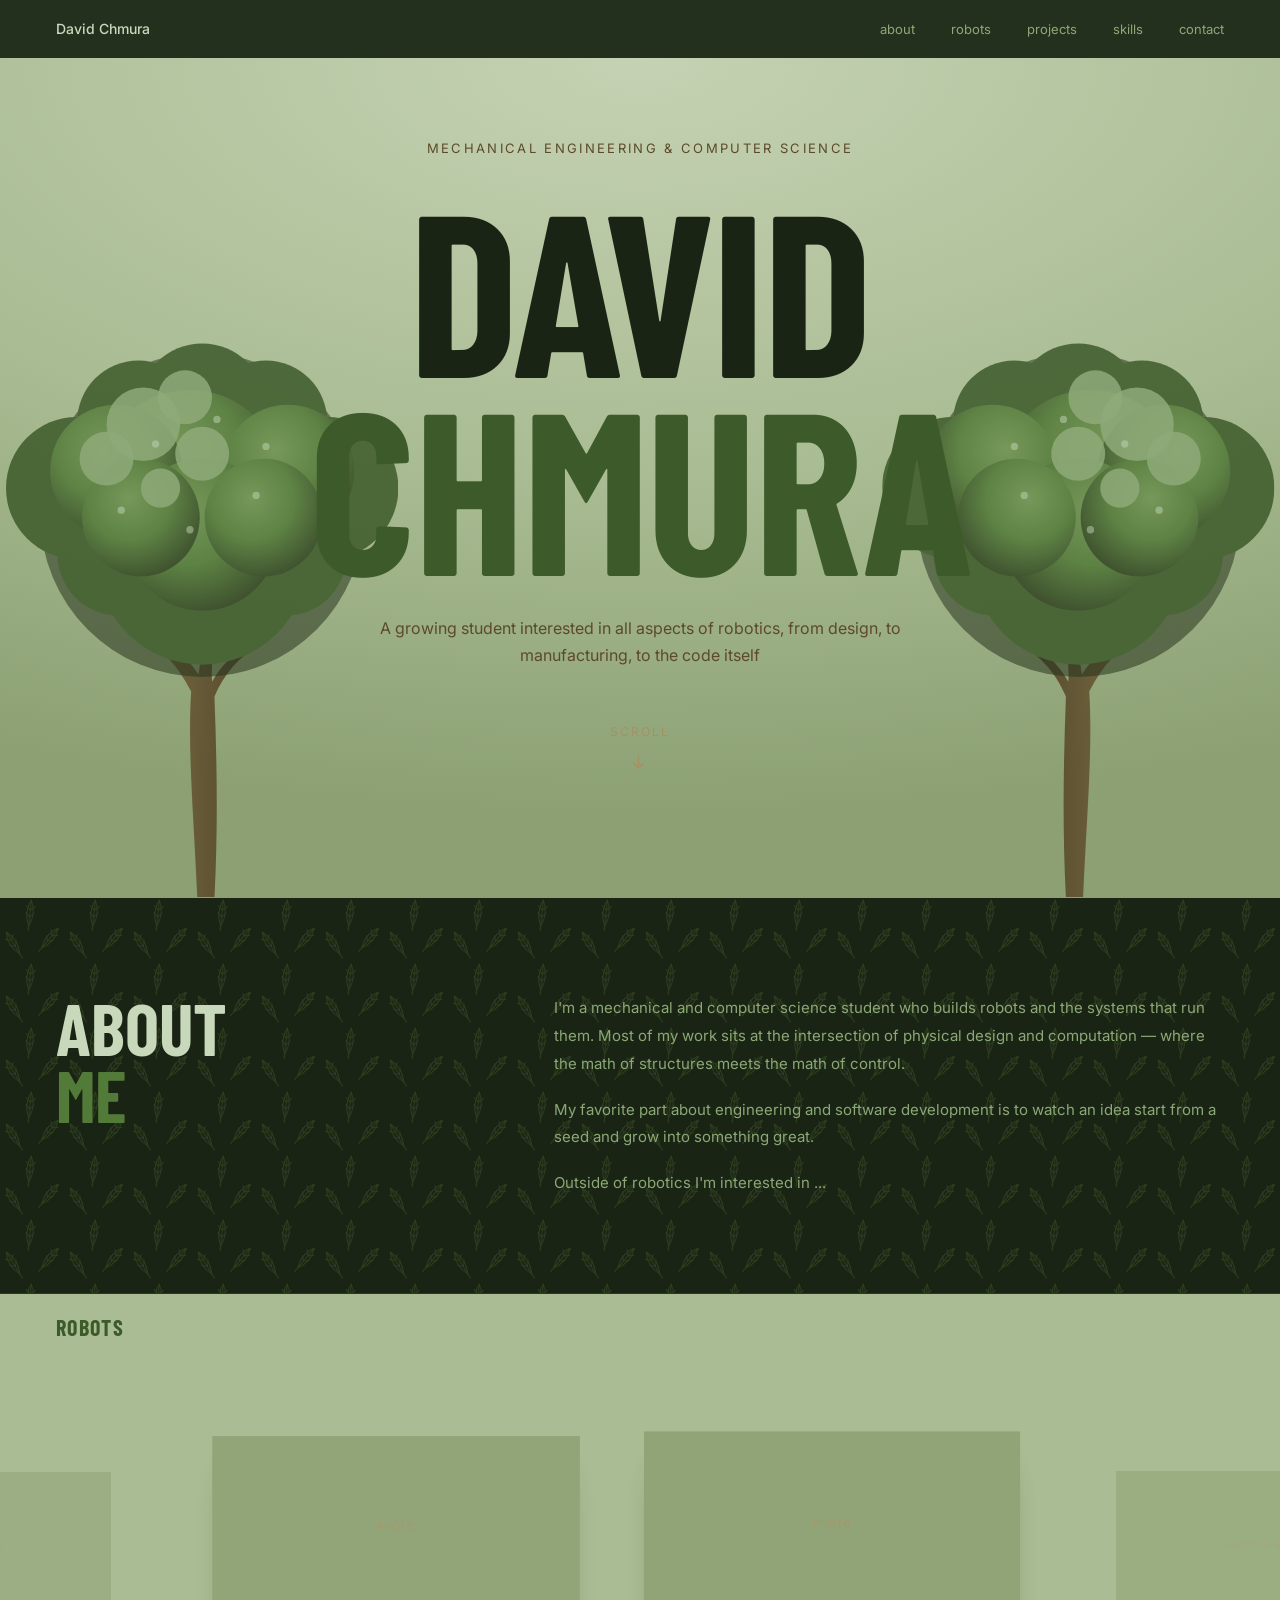
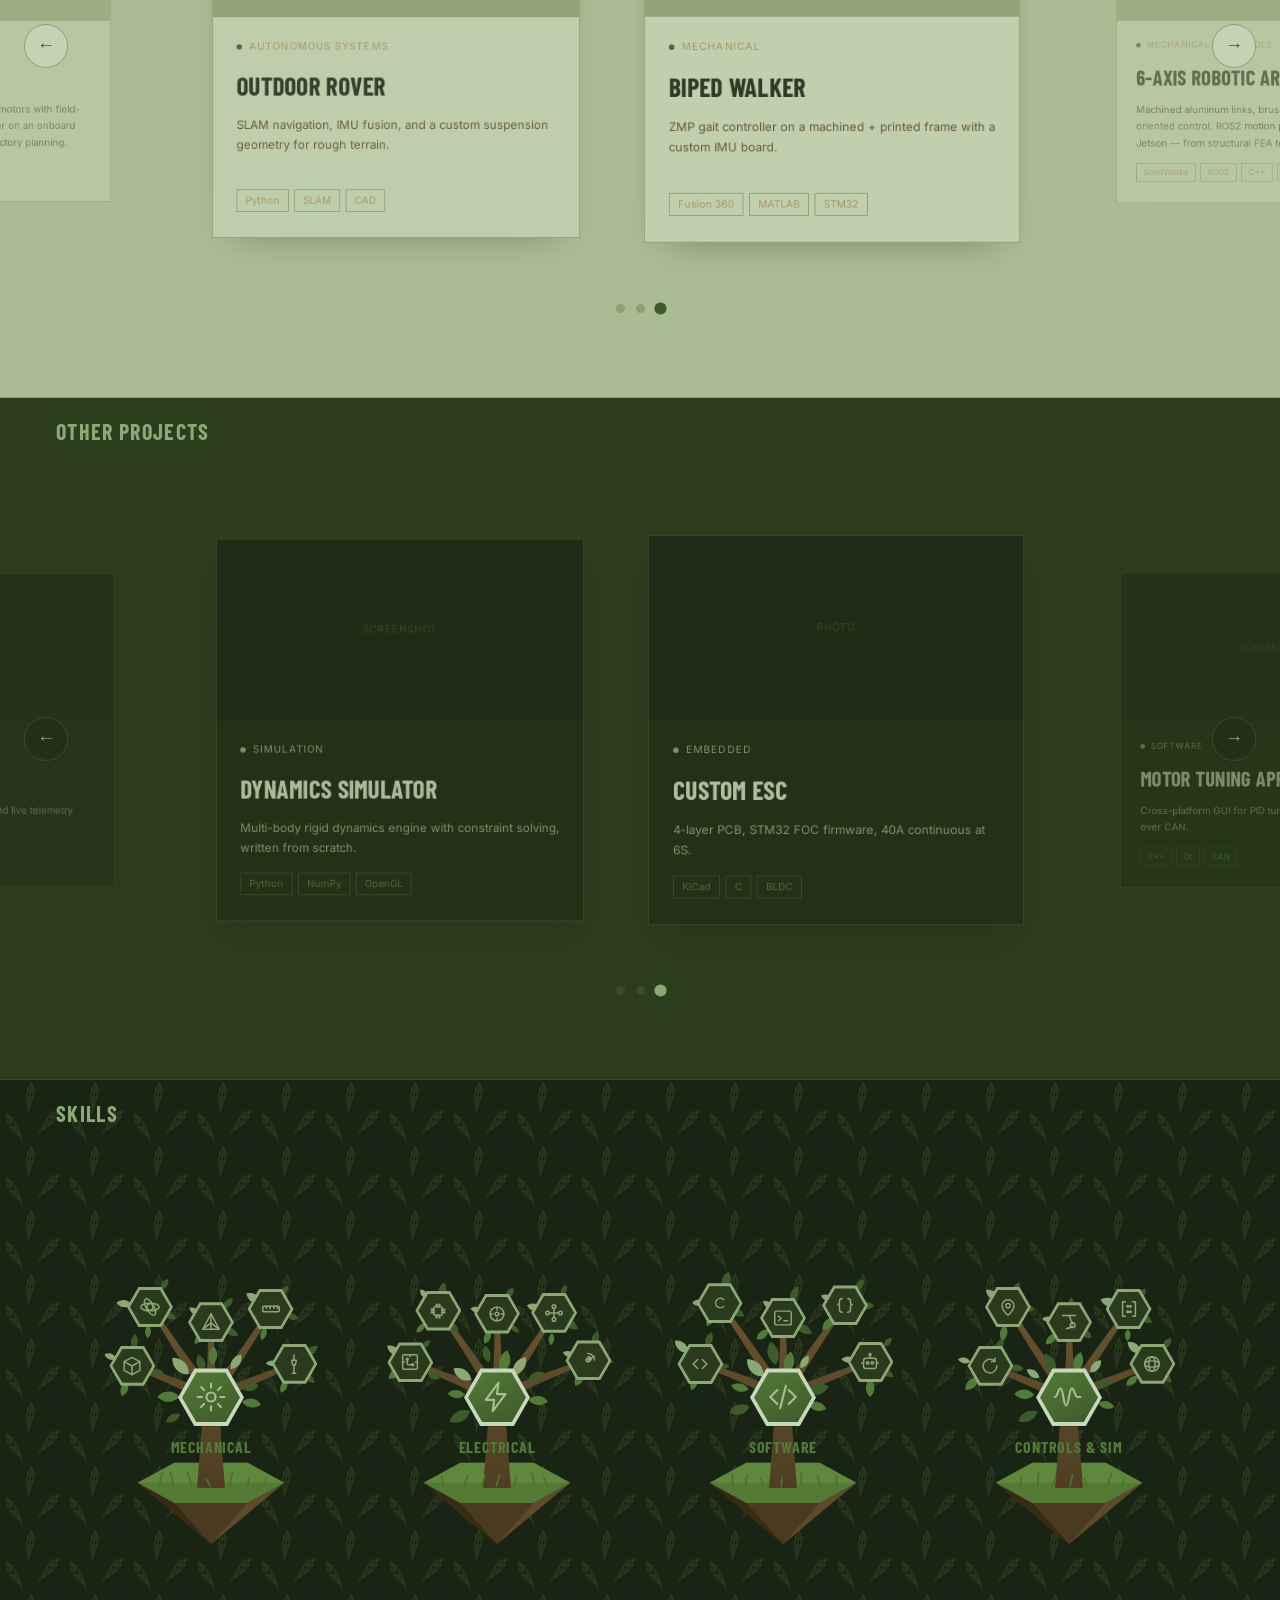
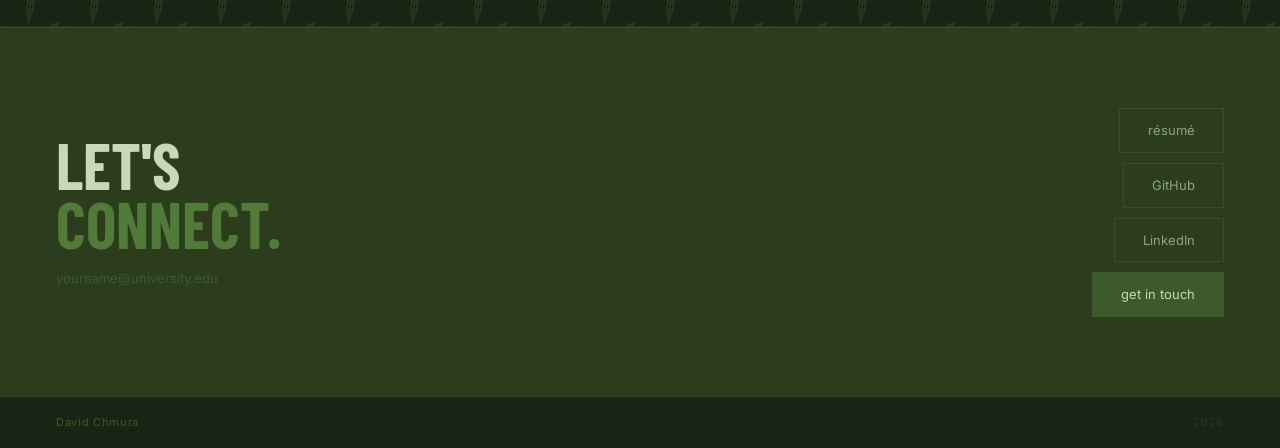
<file: index.html>
<!DOCTYPE html>
<html lang="en">
<head>
<meta charset="UTF-8">
<meta name="viewport" content="width=device-width, initial-scale=1.0">
<title>David Chmura</title>
<link rel="preconnect" href="https://fonts.googleapis.com">
<link href="https://fonts.googleapis.com/css2?family=Barlow+Condensed:wght@600;700&family=Inter:ital,wght@0,400;0,500;1,400&display=swap" rel="stylesheet">
<link rel="stylesheet" href="style.css">
</head>
<body>

<nav>
  <span class="nav-name">David Chmura</span>
  <div class="nav-links">
    <a href="#about">about</a>
    <a href="#robots">robots</a>
    <a href="#projects">projects</a>
    <a href="#skills">skills</a>
    <a href="#contact">contact</a>
  </div>
</nav>

<!-- HERO / HEADER — full first screen -->
<header class="hero">
  <svg class="hero-tree hero-tree-left" viewBox="0 0 320 520" aria-hidden="true">
    <use href="#hero-tree-art"/>
  </svg>
  <svg class="hero-tree hero-tree-right" viewBox="0 0 320 520" aria-hidden="true">
    <use href="#hero-tree-art"/>
  </svg>
  <svg width="0" height="0" style="position:absolute" aria-hidden="true">
    <defs>
      <radialGradient id="canopy-grad" cx="40%" cy="34%" r="72%">
        <stop offset="0" stop-color="#6f9352"/>
        <stop offset="0.5" stop-color="#527A38"/>
        <stop offset="1" stop-color="#2C3D1E"/>
      </radialGradient>
      <linearGradient id="bark-grad" x1="0" y1="0" x2="1" y2="0">
        <stop offset="0" stop-color="#7a6238"/>
        <stop offset="0.5" stop-color="#5C4A2A"/>
        <stop offset="1" stop-color="#41331d"/>
      </linearGradient>
      <g id="hero-tree-art">
        <!-- trunk + a few limbs reaching into the canopy -->
        <path class="tt-bark" d="M156 520 C 153 452 148 398 151 352 C 140 330 126 316 110 308 C 129 312 146 320 157 338 C 160 312 168 292 180 276 C 172 298 167 318 168 344 C 180 322 198 312 216 308 C 197 318 180 332 170 356 C 172 410 173 462 170 520 Z"/>
        <!-- soft shadow base -->
        <circle class="tt-shadow" cx="160" cy="208" r="132"/>
        <!-- darkest back clumps: wide, with a broad flatter crown -->
        <circle class="tt-c1" cx="58"  cy="186" r="58"/>
        <circle class="tt-c1" cx="262" cy="186" r="58"/>
        <circle class="tt-c1" cx="108" cy="132" r="50"/>
        <circle class="tt-c1" cx="160" cy="120" r="52"/>
        <circle class="tt-c1" cx="212" cy="132" r="50"/>
        <circle class="tt-c1" cx="160" cy="244" r="86"/>
        <circle class="tt-c1" cx="92"  cy="240" r="50"/>
        <circle class="tt-c1" cx="228" cy="240" r="50"/>
        <circle class="tt-c1" cx="34"  cy="204" r="26"/>
        <circle class="tt-c1" cx="286" cy="204" r="26"/>
        <!-- gradient-shaded mid body -->
        <circle class="tt-c2" cx="150" cy="182" r="76"/>
        <circle class="tt-c2" cx="90"  cy="172" r="54"/>
        <circle class="tt-c2" cx="230" cy="172" r="54"/>
        <circle class="tt-c2" cx="160" cy="224" r="62"/>
        <circle class="tt-c2" cx="110" cy="210" r="48"/>
        <circle class="tt-c2" cx="210" cy="210" r="48"/>
        <!-- highlights catching the light, upper-left -->
        <circle class="tt-c3" cx="112" cy="134" r="30"/>
        <circle class="tt-c3" cx="146" cy="112" r="22"/>
        <circle class="tt-c3" cx="82"  cy="162" r="22"/>
        <circle class="tt-c3" cx="160" cy="158" r="22"/>
        <circle class="tt-c3" cx="126" cy="186" r="16"/>
        <!-- fine leaf texture -->
        <circle class="tt-dot" cx="122" cy="150" r="3"/>
        <circle class="tt-dot" cx="172" cy="130" r="3"/>
        <circle class="tt-dot" cx="94"  cy="204" r="3"/>
        <circle class="tt-dot" cx="204" cy="192" r="3"/>
        <circle class="tt-dot" cx="150" cy="220" r="3"/>
        <circle class="tt-dot" cx="212" cy="152" r="3"/>
      </g>
    </defs>
  </svg>
  <div class="hero-inner">
    <div class="hero-kicker">Mechanical Engineering &amp; Computer Science</div>
    <h1 class="hero-name">David<br><em>Chmura</em></h1>
    <p class="hero-tagline">A growing student interested in all aspects of robotics, from design, to manufacturing, to the code itself</p>
    <a class="hero-cue" href="#about">scroll <span>&darr;</span></a>
  </div>
</header>

<!-- ABOUT ME -->
<section class="about-section leaf-bg" id="about">
  <div>
    <div class="about-heading">About<br><em>Me</em></div>
  </div>
  <div class="about-body">
    <p>I'm a mechanical and computer science student who builds robots and the systems that run them. Most of my work sits at the intersection of physical design and computation — where the math of structures meets the math of control.</p>
    <p>My favorite part about engineering and software development is to watch an idea start from a seed and grow into something great.</p>
    <p>Outside of robotics I'm interested in ...</p>
  </div>
</section>

<!-- ROBOTS CAROUSEL -->
<section class="carousel-section" id="robots">
  <span class="section-tag">Robots</span>
  <button class="car-arrow car-prev" data-car="robots" aria-label="Previous">&larr;</button>
  <button class="car-arrow car-next" data-car="robots" aria-label="Next">&rarr;</button>
  <div class="carousel" data-carousel="robots">
    <article class="card" role="link" tabindex="0" data-href="projects/robotic-arm.html">
      <div class="card-img"><span>photo or render</span></div>
      <div class="card-body">
        <div class="card-label"><span class="dot"></span>Mechanical + Controls</div>
        <h3 class="card-title">6-Axis Robotic Arm</h3>
        <p class="card-desc">Machined aluminum links, brushless motors with field-oriented control, ROS2 motion planner on an onboard Jetson — from structural FEA to trajectory planning.</p>
        <div class="card-tags"><span class="tag">SolidWorks</span><span class="tag">ROS2</span><span class="tag">C++</span><span class="tag">PCB</span></div>
      </div>
    </article>
    <article class="card" role="link" tabindex="0" data-href="projects/outdoor-rover.html">
      <div class="card-img"><span>photo</span></div>
      <div class="card-body">
        <div class="card-label"><span class="dot"></span>Autonomous systems</div>
        <h3 class="card-title">Outdoor Rover</h3>
        <p class="card-desc">SLAM navigation, IMU fusion, and a custom suspension geometry for rough terrain.</p>
        <div class="card-tags"><span class="tag">Python</span><span class="tag">SLAM</span><span class="tag">CAD</span></div>
      </div>
    </article>
    <article class="card" role="link" tabindex="0" data-href="projects/biped-walker.html">
      <div class="card-img"><span>photo</span></div>
      <div class="card-body">
        <div class="card-label"><span class="dot"></span>Mechanical</div>
        <h3 class="card-title">Biped Walker</h3>
        <p class="card-desc">ZMP gait controller on a machined + printed frame with a custom IMU board.</p>
        <div class="card-tags"><span class="tag">Fusion 360</span><span class="tag">MATLAB</span><span class="tag">STM32</span></div>
      </div>
    </article>
  </div>
</section>

<!-- OTHER (NON-ROBOT) PROJECTS CAROUSEL -->
<section class="carousel-section carousel-section-dark" id="projects">
  <span class="section-tag">Other projects</span>
  <button class="car-arrow car-prev" data-car="projects" aria-label="Previous">&larr;</button>
  <button class="car-arrow car-next" data-car="projects" aria-label="Next">&rarr;</button>
  <div class="carousel" data-carousel="projects" data-reverse>
    <article class="card card-dark" role="link" tabindex="0" data-href="projects/motor-tuning-app.html">
      <div class="card-img card-img-dark"><span>screenshot</span></div>
      <div class="card-body">
        <div class="card-label"><span class="dot"></span>Software</div>
        <h3 class="card-title">Motor Tuning App</h3>
        <p class="card-desc">Cross-platform GUI for PID tuning and live telemetry over CAN.</p>
        <div class="card-tags"><span class="tag">C++</span><span class="tag">Qt</span><span class="tag">CAN</span></div>
      </div>
    </article>
    <article class="card card-dark" role="link" tabindex="0" data-href="projects/dynamics-simulator.html">
      <div class="card-img card-img-dark"><span>screenshot</span></div>
      <div class="card-body">
        <div class="card-label"><span class="dot"></span>Simulation</div>
        <h3 class="card-title">Dynamics Simulator</h3>
        <p class="card-desc">Multi-body rigid dynamics engine with constraint solving, written from scratch.</p>
        <div class="card-tags"><span class="tag">Python</span><span class="tag">NumPy</span><span class="tag">OpenGL</span></div>
      </div>
    </article>
    <article class="card card-dark" role="link" tabindex="0" data-href="projects/custom-esc.html">
      <div class="card-img card-img-dark"><span>photo</span></div>
      <div class="card-body">
        <div class="card-label"><span class="dot"></span>Embedded</div>
        <h3 class="card-title">Custom ESC</h3>
        <p class="card-desc">4-layer PCB, STM32 FOC firmware, 40A continuous at 6S.</p>
        <div class="card-tags"><span class="tag">KiCad</span><span class="tag">C</span><span class="tag">BLDC</span></div>
      </div>
    </article>
  </div>
</section>

<!-- SKILLS -->
<section class="skills-section leaf-bg" id="skills">
  <span class="section-tag">Skills</span>
  <div class="skill-forest">

    <!-- one little tree per discipline; trunk + branches + foliage are drawn
         by main.js. They sit in a row and wrap/stack as the page narrows. -->
    <div class="mini-tree">
      <svg class="branches" viewBox="0 0 300 460" preserveAspectRatio="none" aria-hidden="true"></svg>
      <div class="hex hex-cat" style="left:50%;top:63%" role="img" aria-label="Mechanical"><span class="hex-shape"><svg class="hex-icon" viewBox="0 0 24 24"><use href="#ic-gear"/></svg></span><span class="cat-label">Mechanical</span></div>
      <div class="hex" tabindex="0" role="img" aria-label="SolidWorks" data-skill="SolidWorks" style="left:50%;top:40%"><span class="hex-shape"><svg class="hex-icon" viewBox="0 0 24 24"><use href="#ic-cube"/></svg></span></div>
      <div class="hex" tabindex="0" role="img" aria-label="Fusion 360" data-skill="Fusion 360" style="left:50%;top:40%"><span class="hex-shape"><svg class="hex-icon" viewBox="0 0 24 24"><use href="#ic-orbit"/></svg></span></div>
      <div class="hex" tabindex="0" role="img" aria-label="FEA" data-skill="FEA" style="left:50%;top:40%"><span class="hex-shape"><svg class="hex-icon" viewBox="0 0 24 24"><use href="#ic-mesh"/></svg></span></div>
      <div class="hex" tabindex="0" role="img" aria-label="GD&amp;T" data-skill="GD&amp;T" style="left:50%;top:40%"><span class="hex-shape"><svg class="hex-icon" viewBox="0 0 24 24"><use href="#ic-ruler"/></svg></span></div>
      <div class="hex" tabindex="0" role="img" aria-label="CNC machining" data-skill="CNC machining" style="left:50%;top:40%"><span class="hex-shape"><svg class="hex-icon" viewBox="0 0 24 24"><use href="#ic-mill"/></svg></span></div>
    </div>

    <div class="mini-tree">
      <svg class="branches" viewBox="0 0 300 460" preserveAspectRatio="none" aria-hidden="true"></svg>
      <div class="hex hex-cat" style="left:50%;top:63%" role="img" aria-label="Electrical"><span class="hex-shape"><svg class="hex-icon" viewBox="0 0 24 24"><use href="#ic-bolt"/></svg></span><span class="cat-label">Electrical</span></div>
      <div class="hex" tabindex="0" role="img" aria-label="KiCad / PCB" data-skill="KiCad / PCB" style="left:50%;top:40%"><span class="hex-shape"><svg class="hex-icon" viewBox="0 0 24 24"><use href="#ic-board"/></svg></span></div>
      <div class="hex" tabindex="0" role="img" aria-label="STM32" data-skill="STM32" style="left:50%;top:40%"><span class="hex-shape"><svg class="hex-icon" viewBox="0 0 24 24"><use href="#ic-chip"/></svg></span></div>
      <div class="hex" tabindex="0" role="img" aria-label="BLDC / FOC" data-skill="BLDC / FOC" style="left:50%;top:40%"><span class="hex-shape"><svg class="hex-icon" viewBox="0 0 24 24"><use href="#ic-motor"/></svg></span></div>
      <div class="hex" tabindex="0" role="img" aria-label="CAN bus" data-skill="CAN bus" style="left:50%;top:40%"><span class="hex-shape"><svg class="hex-icon" viewBox="0 0 24 24"><use href="#ic-network"/></svg></span></div>
      <div class="hex" tabindex="0" role="img" aria-label="Sensor fusion" data-skill="Sensor fusion" style="left:50%;top:40%"><span class="hex-shape"><svg class="hex-icon" viewBox="0 0 24 24"><use href="#ic-radar"/></svg></span></div>
    </div>

    <div class="mini-tree">
      <svg class="branches" viewBox="0 0 300 460" preserveAspectRatio="none" aria-hidden="true"></svg>
      <div class="hex hex-cat" style="left:50%;top:63%" role="img" aria-label="Software"><span class="hex-shape"><svg class="hex-icon" viewBox="0 0 24 24"><use href="#ic-code"/></svg></span><span class="cat-label">Software</span></div>
      <div class="hex" tabindex="0" role="img" aria-label="C++" data-skill="C++" style="left:50%;top:40%"><span class="hex-shape"><svg class="hex-icon" viewBox="0 0 24 24"><use href="#ic-cpp"/></svg></span></div>
      <div class="hex" tabindex="0" role="img" aria-label="C" data-skill="C" style="left:50%;top:40%"><span class="hex-shape"><svg class="hex-icon" viewBox="0 0 24 24"><use href="#ic-c"/></svg></span></div>
      <div class="hex" tabindex="0" role="img" aria-label="Python" data-skill="Python" style="left:50%;top:40%"><span class="hex-shape"><svg class="hex-icon" viewBox="0 0 24 24"><use href="#ic-terminal"/></svg></span></div>
      <div class="hex" tabindex="0" role="img" aria-label="TypeScript" data-skill="TypeScript" style="left:50%;top:40%"><span class="hex-shape"><svg class="hex-icon" viewBox="0 0 24 24"><use href="#ic-braces"/></svg></span></div>
      <div class="hex" tabindex="0" role="img" aria-label="ROS2" data-skill="ROS2" style="left:50%;top:40%"><span class="hex-shape"><svg class="hex-icon" viewBox="0 0 24 24"><use href="#ic-robot"/></svg></span></div>
    </div>

    <div class="mini-tree">
      <svg class="branches" viewBox="0 0 300 460" preserveAspectRatio="none" aria-hidden="true"></svg>
      <div class="hex hex-cat" style="left:50%;top:63%" role="img" aria-label="Controls and Simulation"><span class="hex-shape"><svg class="hex-icon" viewBox="0 0 24 24"><use href="#ic-wave"/></svg></span><span class="cat-label">Controls &amp; Sim</span></div>
      <div class="hex" tabindex="0" role="img" aria-label="PID / control loops" data-skill="PID / control loops" style="left:50%;top:40%"><span class="hex-shape"><svg class="hex-icon" viewBox="0 0 24 24"><use href="#ic-loop"/></svg></span></div>
      <div class="hex" tabindex="0" role="img" aria-label="SLAM" data-skill="SLAM" style="left:50%;top:40%"><span class="hex-shape"><svg class="hex-icon" viewBox="0 0 24 24"><use href="#ic-pin"/></svg></span></div>
      <div class="hex" tabindex="0" role="img" aria-label="Rigid-body dynamics" data-skill="Rigid-body dynamics" style="left:50%;top:40%"><span class="hex-shape"><svg class="hex-icon" viewBox="0 0 24 24"><use href="#ic-pendulum"/></svg></span></div>
      <div class="hex" tabindex="0" role="img" aria-label="MATLAB" data-skill="MATLAB" style="left:50%;top:40%"><span class="hex-shape"><svg class="hex-icon" viewBox="0 0 24 24"><use href="#ic-matrix"/></svg></span></div>
      <div class="hex" tabindex="0" role="img" aria-label="OpenGL / CUDA" data-skill="OpenGL / CUDA" style="left:50%;top:40%"><span class="hex-shape"><svg class="hex-icon" viewBox="0 0 24 24"><use href="#ic-globe"/></svg></span></div>
    </div>
  </div>

  <!-- icon definitions (line glyphs, stroked with currentColor) -->
  <svg width="0" height="0" style="position:absolute" aria-hidden="true">
    <defs>
      <!-- category icons -->
      <symbol id="ic-gear" viewBox="0 0 24 24" fill="none" stroke="currentColor"><circle cx="12" cy="12" r="3.2"/><path d="M12 2.5v3M12 18.5v3M2.5 12h3M18.5 12h3M5 5l2.1 2.1M16.9 16.9 19 19M19 5l-2.1 2.1M7.1 16.9 5 19"/></symbol>
      <symbol id="ic-bolt" viewBox="0 0 24 24" fill="none" stroke="currentColor"><path d="M13 2 4 14h6l-1 8 9-12h-6z"/></symbol>
      <symbol id="ic-code" viewBox="0 0 24 24" fill="none" stroke="currentColor"><path d="M8 7l-5 5 5 5M16 7l5 5-5 5M14 4l-4 16"/></symbol>
      <symbol id="ic-wave" viewBox="0 0 24 24" fill="none" stroke="currentColor"><path d="M2 12c2 0 2-6 4-6s2 12 4 12 2-12 4-12 2 6 4 6h2"/></symbol>
      <!-- skill icons -->
      <symbol id="ic-cube" viewBox="0 0 24 24" fill="none" stroke="currentColor"><path d="M12 2.5l8.5 4.75v9.5L12 21.5 3.5 16.75v-9.5z"/><path d="M3.5 7.25 12 12l8.5-4.75M12 12v9.5"/></symbol>
      <symbol id="ic-orbit" viewBox="0 0 24 24" fill="none" stroke="currentColor"><circle cx="12" cy="12" r="3.4"/><ellipse cx="12" cy="12" rx="10" ry="4.2"/><ellipse cx="12" cy="12" rx="10" ry="4.2" transform="rotate(60 12 12)"/></symbol>
      <symbol id="ic-mesh" viewBox="0 0 24 24" fill="none" stroke="currentColor"><path d="M12 3 21 20H3z"/><path d="M12 3v17M3 20l9-7 9 7"/></symbol>
      <symbol id="ic-ruler" viewBox="0 0 24 24" fill="none" stroke="currentColor"><rect x="3" y="9" width="18" height="6" rx="1"/><path d="M7 9v2.5M11 9v3M15 9v2.5M19 9v2.5"/></symbol>
      <symbol id="ic-mill" viewBox="0 0 24 24" fill="none" stroke="currentColor"><path d="M12 2v6"/><path d="M9.5 8h5l-1 5h-3z"/><path d="M12 13v9M10 22h4"/></symbol>
      <symbol id="ic-board" viewBox="0 0 24 24" fill="none" stroke="currentColor"><rect x="4" y="4" width="16" height="16" rx="1.5"/><circle cx="9" cy="9" r="1.1"/><circle cx="15" cy="15" r="1.1"/><path d="M9 10.1v3.4a1.5 1.5 0 0 0 1.5 1.5H14M4 12h2M18 12h2M12 4v2"/></symbol>
      <symbol id="ic-chip" viewBox="0 0 24 24" fill="none" stroke="currentColor"><rect x="7.5" y="7.5" width="9" height="9" rx="1"/><path d="M10 7.5V4.5M12 7.5V4.5M14 7.5V4.5M10 16.5v3M12 16.5v3M14 16.5v3M7.5 10H4.5M7.5 12H4.5M7.5 14H4.5M16.5 10h3M16.5 12h3M16.5 14h3"/></symbol>
      <symbol id="ic-motor" viewBox="0 0 24 24" fill="none" stroke="currentColor"><circle cx="12" cy="12" r="7.5"/><circle cx="12" cy="12" r="2"/><path d="M12 4.5v3M12 16.5v3M4.5 12h3M16.5 12h3"/></symbol>
      <symbol id="ic-network" viewBox="0 0 24 24" fill="none" stroke="currentColor"><circle cx="5" cy="12" r="2"/><circle cx="19" cy="12" r="2"/><circle cx="12" cy="5" r="2"/><circle cx="12" cy="19" r="2"/><path d="M7 12h10M12 7v10"/></symbol>
      <symbol id="ic-radar" viewBox="0 0 24 24" fill="none" stroke="currentColor"><circle cx="12" cy="12" r="2"/><path d="M12 12l7-4"/><path d="M12 5a7 7 0 0 1 7 7"/><path d="M12 8.5a3.5 3.5 0 0 1 3.5 3.5"/></symbol>
      <symbol id="ic-cpp" viewBox="0 0 24 24" fill="none" stroke="currentColor"><path d="M9.5 7 4.5 12l5 5M14.5 7l5 5-5 5"/></symbol>
      <symbol id="ic-c" viewBox="0 0 24 24" fill="none" stroke="currentColor"><path d="M16 8.2a5.2 5.2 0 1 0 0 7.6"/></symbol>
      <symbol id="ic-terminal" viewBox="0 0 24 24" fill="none" stroke="currentColor"><rect x="3" y="4.5" width="18" height="15" rx="2"/><path d="M7 10l3 2.5-3 2.5M13 15h4"/></symbol>
      <symbol id="ic-braces" viewBox="0 0 24 24" fill="none" stroke="currentColor"><path d="M9 5a3 3 0 0 0-3 3v1.4a2 2 0 0 1-2 2 2 2 0 0 1 2 2V17a3 3 0 0 0 3 3"/><path d="M15 5a3 3 0 0 1 3 3v1.4a2 2 0 0 0 2 2 2 2 0 0 0-2 2V17a3 3 0 0 1-3 3"/></symbol>
      <symbol id="ic-robot" viewBox="0 0 24 24" fill="none" stroke="currentColor"><rect x="5" y="8" width="14" height="11" rx="2.5"/><circle cx="9.5" cy="13" r="1.3"/><circle cx="14.5" cy="13" r="1.3"/><path d="M12 4.6V8M5 13H3M21 13h-2"/><circle cx="12" cy="3.8" r="1.1"/></symbol>
      <symbol id="ic-loop" viewBox="0 0 24 24" fill="none" stroke="currentColor"><path d="M19.5 12a7.5 7.5 0 1 1-2.2-5.3"/><path d="M17.3 3.2v3.8h-3.8"/></symbol>
      <symbol id="ic-pin" viewBox="0 0 24 24" fill="none" stroke="currentColor"><path d="M12 21s6.5-6 6.5-10.5a6.5 6.5 0 1 0-13 0C5.5 15 12 21 12 21z"/><circle cx="12" cy="10.5" r="2.3"/></symbol>
      <symbol id="ic-pendulum" viewBox="0 0 24 24" fill="none" stroke="currentColor"><path d="M5 5h14M12 5l4 9"/><circle cx="16" cy="15.5" r="2.6"/><path d="M9 19a9 9 0 0 0 6.5-2.5"/></symbol>
      <symbol id="ic-matrix" viewBox="0 0 24 24" fill="none" stroke="currentColor"><path d="M8 4H5v16h3M16 4h3v16h-3"/><circle cx="10.5" cy="9" r="0.9"/><circle cx="13.5" cy="9" r="0.9"/><circle cx="10.5" cy="15" r="0.9"/><circle cx="13.5" cy="15" r="0.9"/></symbol>
      <symbol id="ic-globe" viewBox="0 0 24 24" fill="none" stroke="currentColor"><circle cx="12" cy="12" r="8"/><ellipse cx="12" cy="12" rx="8" ry="3.4"/><ellipse cx="12" cy="12" rx="3.4" ry="8"/></symbol>
    </defs>
  </svg>
</section>

<!-- CONTACT / CONNECTIONS -->
<section class="contact-section" id="contact">
  <div>
    <div class="contact-heading">Let's<br><em>connect.</em></div>
    <div class="contact-meta">yourname@university.edu</div>
  </div>
  <div class="contact-btns">
    <a class="cbtn" href="#">résumé</a>
    <a class="cbtn" href="https://github.com/yourname">GitHub</a>
    <a class="cbtn" href="https://linkedin.com/in/yourname">LinkedIn</a>
    <a class="cbtn cbtn-primary" href="mailto:yourname@university.edu">get in touch</a>
  </div>
</section>

<footer>
  <span class="lit">David Chmura</span>
  <span>2026</span>
</footer>

<script src="main.js"></script>
</body>
</html>
</file>
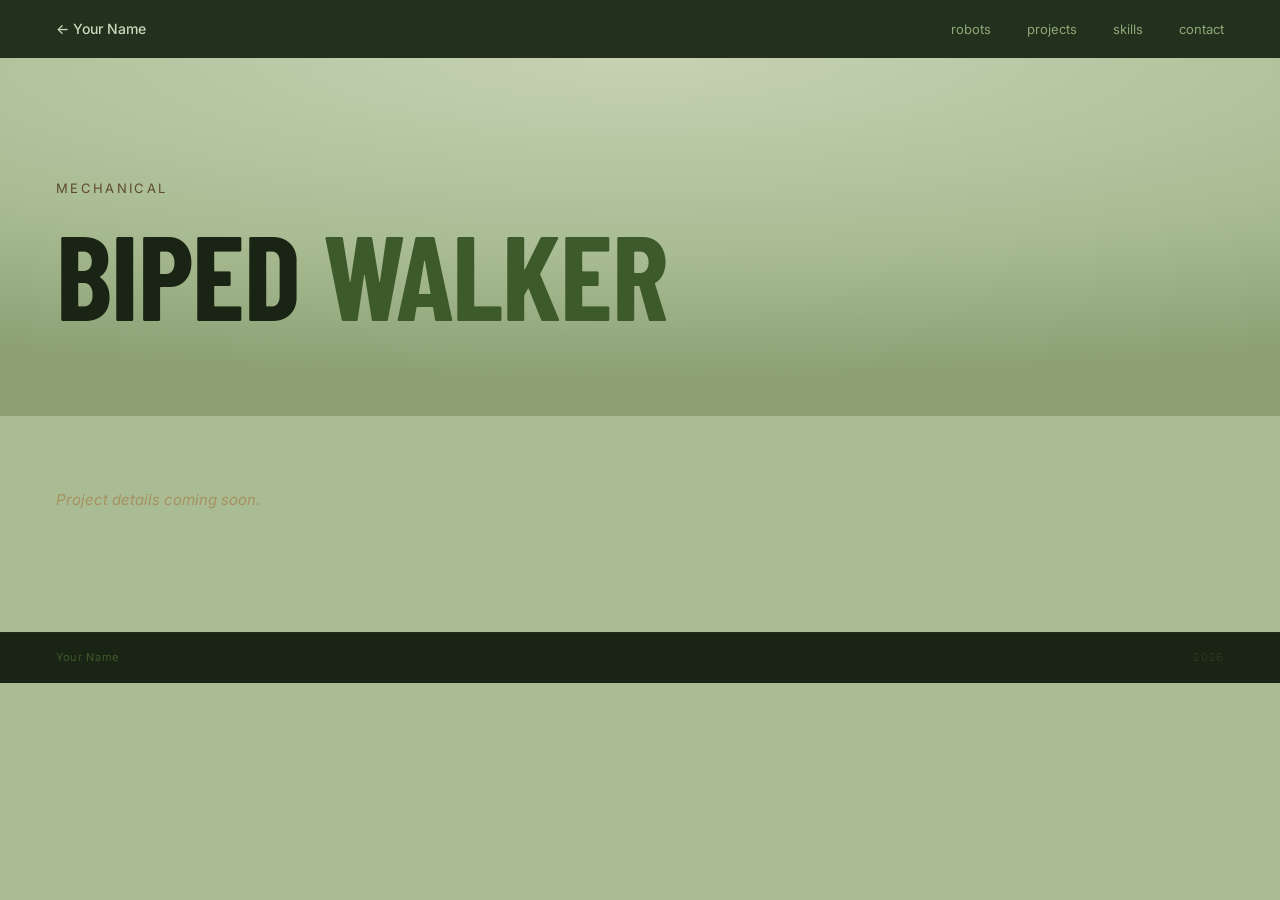
<file: projects/biped-walker.html>
<!DOCTYPE html>
<html lang="en">
<head>
<meta charset="UTF-8">
<meta name="viewport" content="width=device-width, initial-scale=1.0">
<title>Biped Walker — Your Name</title>
<link rel="preconnect" href="https://fonts.googleapis.com">
<link href="https://fonts.googleapis.com/css2?family=Barlow+Condensed:wght@600;700&family=Inter:ital,wght@0,400;0,500;1,400&display=swap" rel="stylesheet">
<link rel="stylesheet" href="../style.css">
</head>
<body>

<nav>
  <a class="nav-name" href="../index.html">&larr; Your Name</a>
  <div class="nav-links">
    <a href="../index.html#robots">robots</a>
    <a href="../index.html#projects">projects</a>
    <a href="../index.html#skills">skills</a>
    <a href="../index.html#contact">contact</a>
  </div>
</nav>

<header class="project-hero">
  <div class="hero-kicker">Mechanical</div>
  <h1 class="project-title">Biped <em>Walker</em></h1>
</header>

<main class="project-body">
  <!-- Add project details here -->
  <p class="project-placeholder">Project details coming soon.</p>
</main>

<footer>
  <span class="lit">Your Name</span>
  <span>2026</span>
</footer>

</body>
</html>
</file>
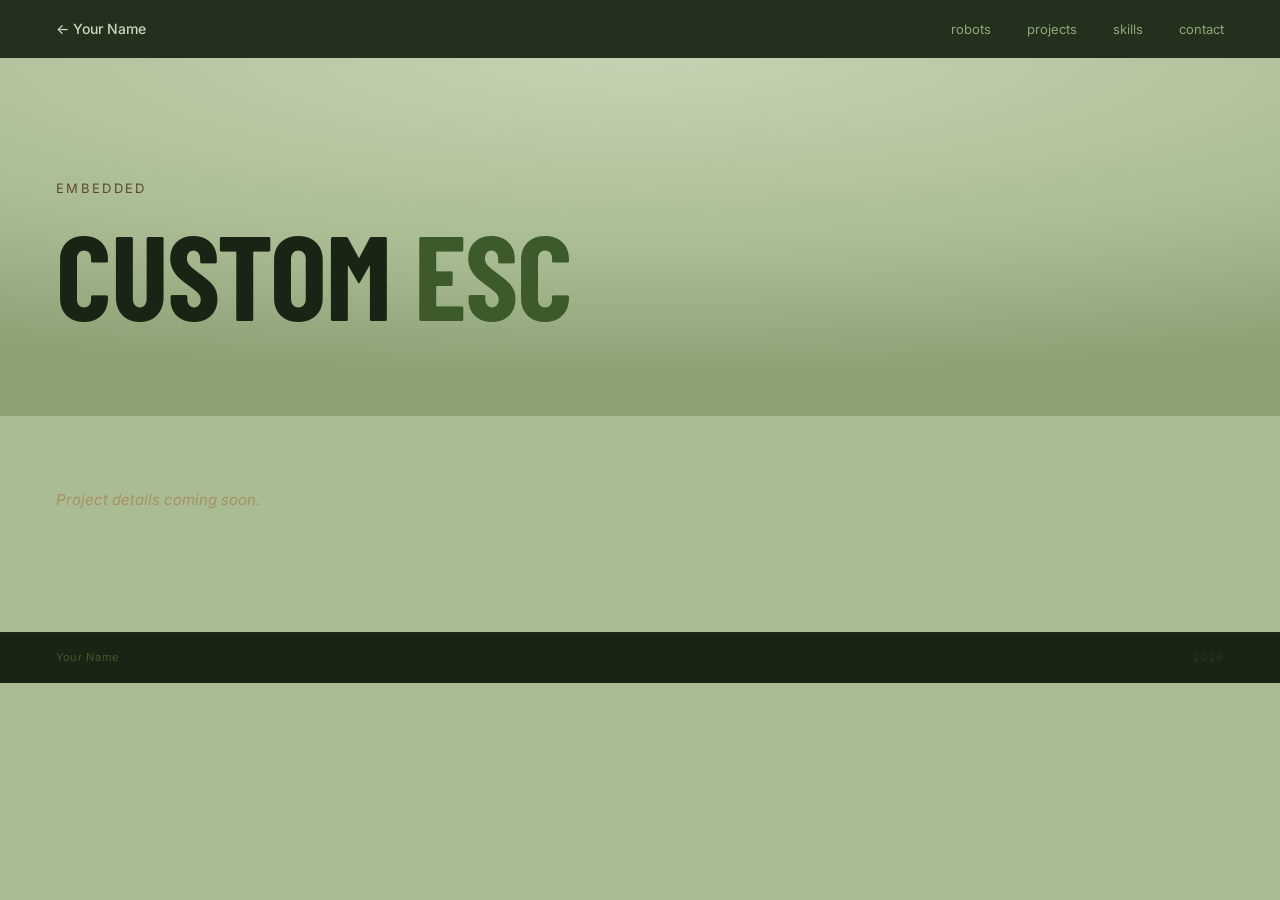
<file: projects/custom-esc.html>
<!DOCTYPE html>
<html lang="en">
<head>
<meta charset="UTF-8">
<meta name="viewport" content="width=device-width, initial-scale=1.0">
<title>Custom ESC — Your Name</title>
<link rel="preconnect" href="https://fonts.googleapis.com">
<link href="https://fonts.googleapis.com/css2?family=Barlow+Condensed:wght@600;700&family=Inter:ital,wght@0,400;0,500;1,400&display=swap" rel="stylesheet">
<link rel="stylesheet" href="../style.css">
</head>
<body>

<nav>
  <a class="nav-name" href="../index.html">&larr; Your Name</a>
  <div class="nav-links">
    <a href="../index.html#robots">robots</a>
    <a href="../index.html#projects">projects</a>
    <a href="../index.html#skills">skills</a>
    <a href="../index.html#contact">contact</a>
  </div>
</nav>

<header class="project-hero">
  <div class="hero-kicker">Embedded</div>
  <h1 class="project-title">Custom <em>ESC</em></h1>
</header>

<main class="project-body">
  <!-- Add project details here -->
  <p class="project-placeholder">Project details coming soon.</p>
</main>

<footer>
  <span class="lit">Your Name</span>
  <span>2026</span>
</footer>

</body>
</html>
</file>
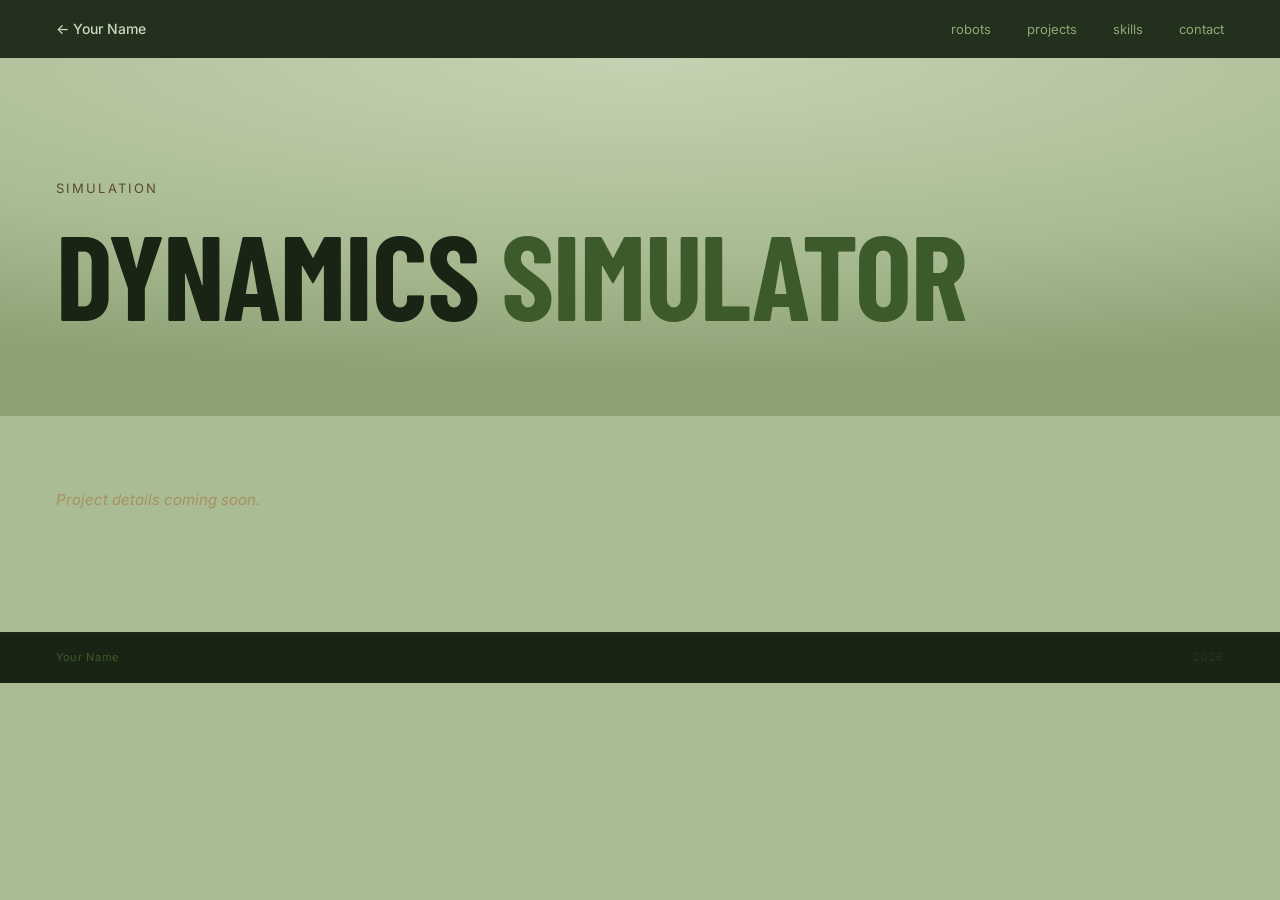
<file: projects/dynamics-simulator.html>
<!DOCTYPE html>
<html lang="en">
<head>
<meta charset="UTF-8">
<meta name="viewport" content="width=device-width, initial-scale=1.0">
<title>Dynamics Simulator — Your Name</title>
<link rel="preconnect" href="https://fonts.googleapis.com">
<link href="https://fonts.googleapis.com/css2?family=Barlow+Condensed:wght@600;700&family=Inter:ital,wght@0,400;0,500;1,400&display=swap" rel="stylesheet">
<link rel="stylesheet" href="../style.css">
</head>
<body>

<nav>
  <a class="nav-name" href="../index.html">&larr; Your Name</a>
  <div class="nav-links">
    <a href="../index.html#robots">robots</a>
    <a href="../index.html#projects">projects</a>
    <a href="../index.html#skills">skills</a>
    <a href="../index.html#contact">contact</a>
  </div>
</nav>

<header class="project-hero">
  <div class="hero-kicker">Simulation</div>
  <h1 class="project-title">Dynamics <em>Simulator</em></h1>
</header>

<main class="project-body">
  <!-- Add project details here -->
  <p class="project-placeholder">Project details coming soon.</p>
</main>

<footer>
  <span class="lit">Your Name</span>
  <span>2026</span>
</footer>

</body>
</html>
</file>
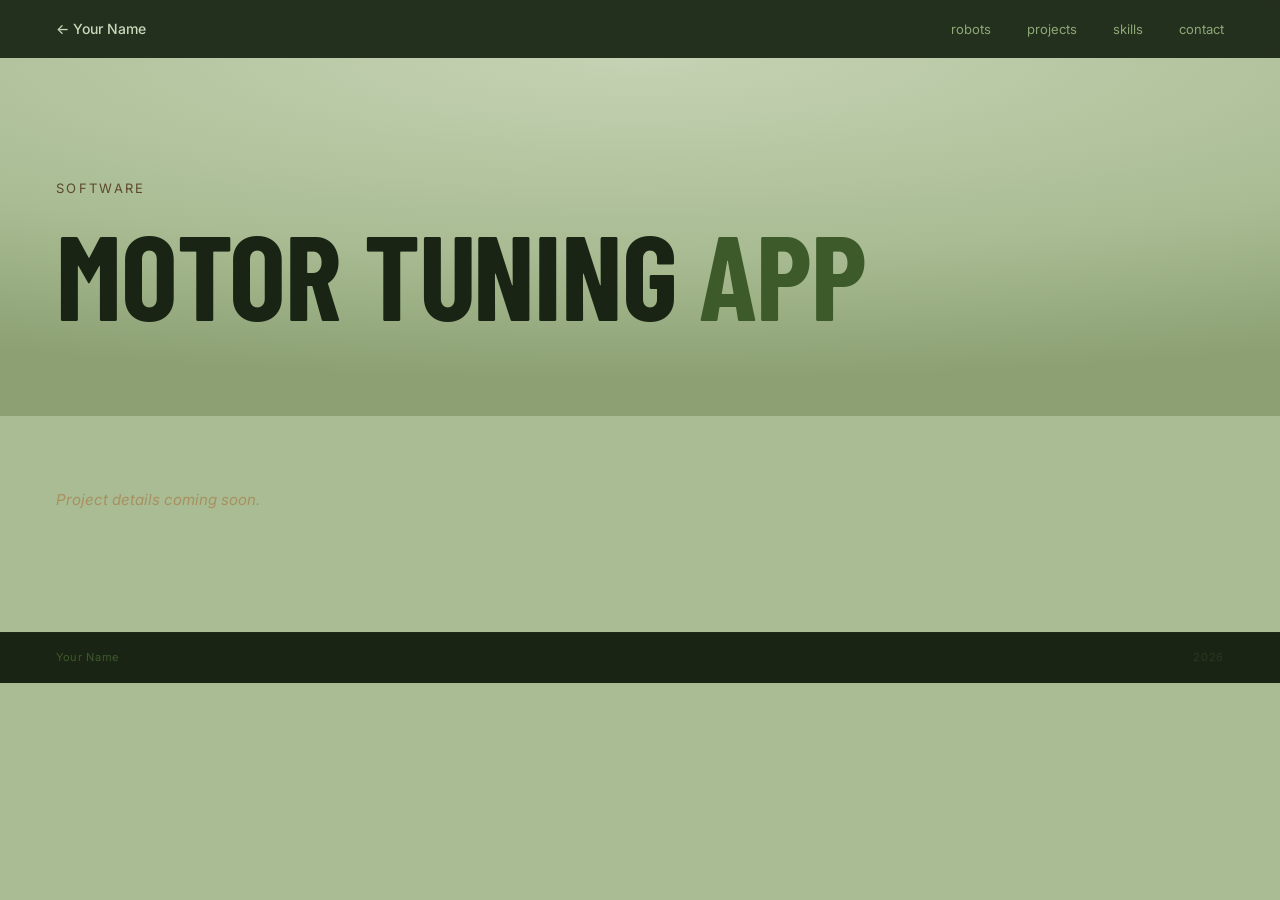
<file: projects/motor-tuning-app.html>
<!DOCTYPE html>
<html lang="en">
<head>
<meta charset="UTF-8">
<meta name="viewport" content="width=device-width, initial-scale=1.0">
<title>Motor Tuning App — Your Name</title>
<link rel="preconnect" href="https://fonts.googleapis.com">
<link href="https://fonts.googleapis.com/css2?family=Barlow+Condensed:wght@600;700&family=Inter:ital,wght@0,400;0,500;1,400&display=swap" rel="stylesheet">
<link rel="stylesheet" href="../style.css">
</head>
<body>

<nav>
  <a class="nav-name" href="../index.html">&larr; Your Name</a>
  <div class="nav-links">
    <a href="../index.html#robots">robots</a>
    <a href="../index.html#projects">projects</a>
    <a href="../index.html#skills">skills</a>
    <a href="../index.html#contact">contact</a>
  </div>
</nav>

<header class="project-hero">
  <div class="hero-kicker">Software</div>
  <h1 class="project-title">Motor Tuning <em>App</em></h1>
</header>

<main class="project-body">
  <!-- Add project details here -->
  <p class="project-placeholder">Project details coming soon.</p>
</main>

<footer>
  <span class="lit">Your Name</span>
  <span>2026</span>
</footer>

</body>
</html>
</file>
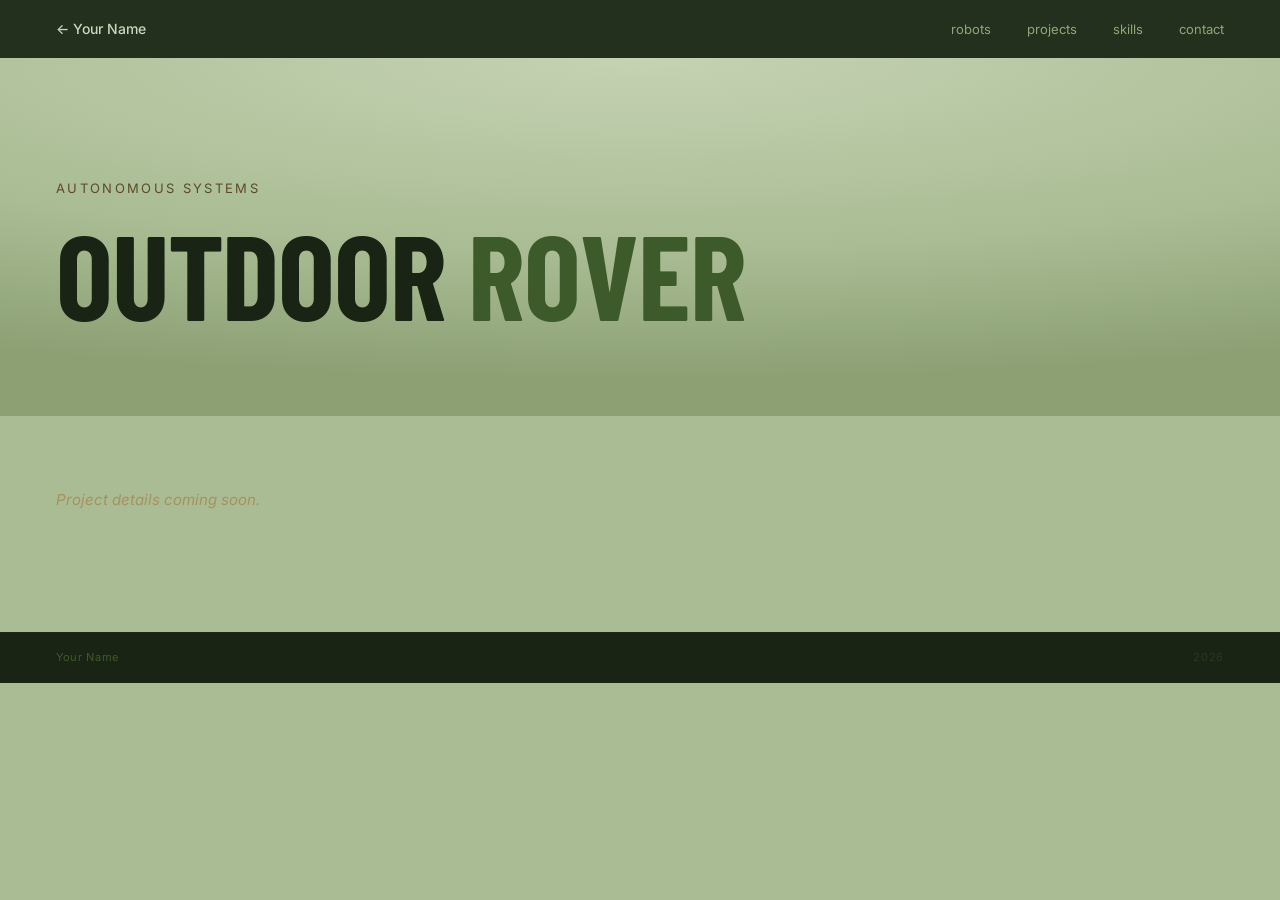
<file: projects/outdoor-rover.html>
<!DOCTYPE html>
<html lang="en">
<head>
<meta charset="UTF-8">
<meta name="viewport" content="width=device-width, initial-scale=1.0">
<title>Outdoor Rover — Your Name</title>
<link rel="preconnect" href="https://fonts.googleapis.com">
<link href="https://fonts.googleapis.com/css2?family=Barlow+Condensed:wght@600;700&family=Inter:ital,wght@0,400;0,500;1,400&display=swap" rel="stylesheet">
<link rel="stylesheet" href="../style.css">
</head>
<body>

<nav>
  <a class="nav-name" href="../index.html">&larr; Your Name</a>
  <div class="nav-links">
    <a href="../index.html#robots">robots</a>
    <a href="../index.html#projects">projects</a>
    <a href="../index.html#skills">skills</a>
    <a href="../index.html#contact">contact</a>
  </div>
</nav>

<header class="project-hero">
  <div class="hero-kicker">Autonomous systems</div>
  <h1 class="project-title">Outdoor <em>Rover</em></h1>
</header>

<main class="project-body">
  <!-- Add project details here -->
  <p class="project-placeholder">Project details coming soon.</p>
</main>

<footer>
  <span class="lit">Your Name</span>
  <span>2026</span>
</footer>

</body>
</html>
</file>
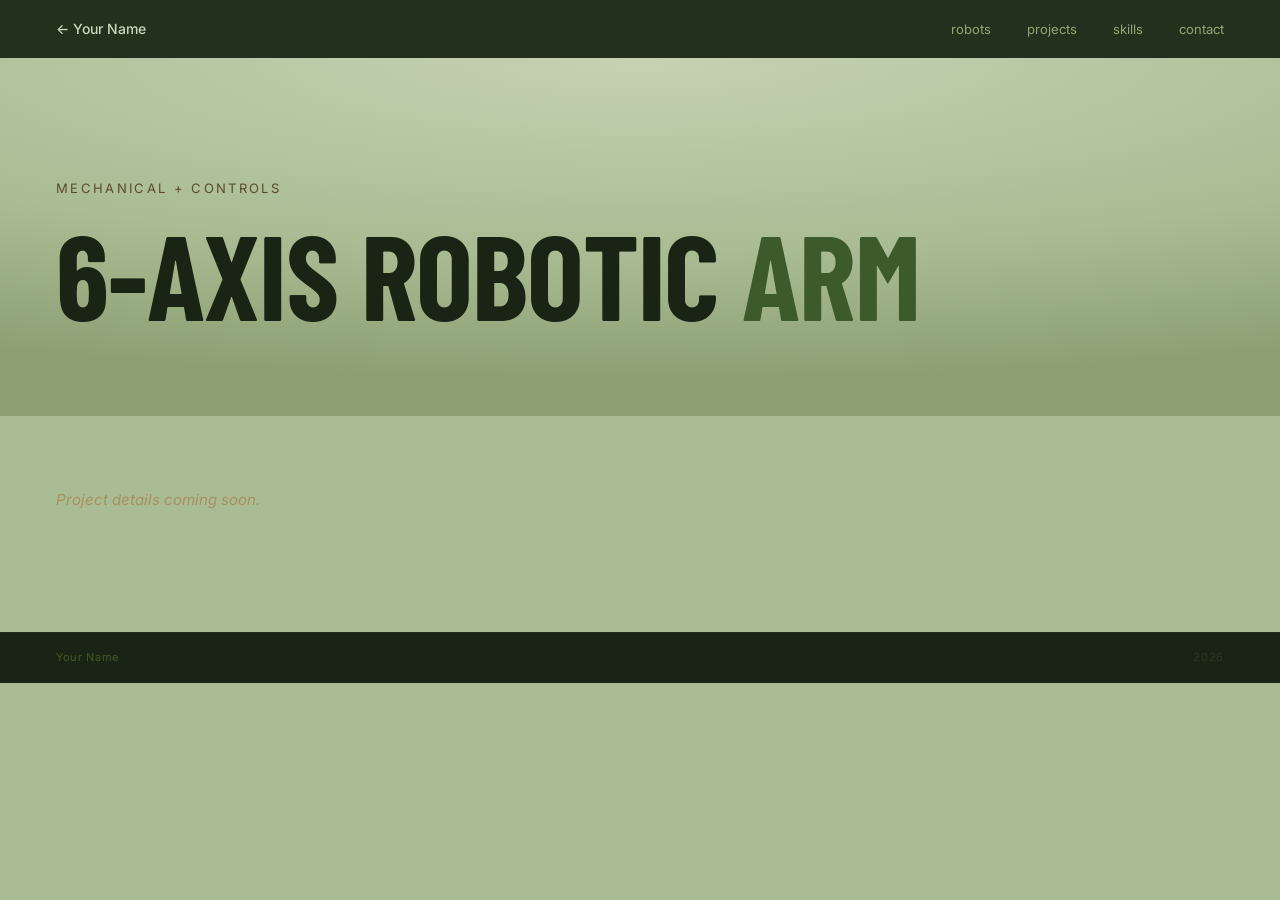
<file: projects/robotic-arm.html>
<!DOCTYPE html>
<html lang="en">
<head>
<meta charset="UTF-8">
<meta name="viewport" content="width=device-width, initial-scale=1.0">
<title>6-Axis Robotic Arm — Your Name</title>
<link rel="preconnect" href="https://fonts.googleapis.com">
<link href="https://fonts.googleapis.com/css2?family=Barlow+Condensed:wght@600;700&family=Inter:ital,wght@0,400;0,500;1,400&display=swap" rel="stylesheet">
<link rel="stylesheet" href="../style.css">
</head>
<body>

<nav>
  <a class="nav-name" href="../index.html">&larr; Your Name</a>
  <div class="nav-links">
    <a href="../index.html#robots">robots</a>
    <a href="../index.html#projects">projects</a>
    <a href="../index.html#skills">skills</a>
    <a href="../index.html#contact">contact</a>
  </div>
</nav>

<header class="project-hero">
  <div class="hero-kicker">Mechanical + Controls</div>
  <h1 class="project-title">6-Axis Robotic <em>Arm</em></h1>
</header>

<main class="project-body">
  <!-- Add project details here -->
  <p class="project-placeholder">Project details coming soon.</p>
</main>

<footer>
  <span class="lit">Your Name</span>
  <span>2026</span>
</footer>

</body>
</html>
</file>
<file: style.css>
*, *::before, *::after { box-sizing: border-box; margin: 0; padding: 0; }

:root {
  --sage-green:      #A9BC93;   /* sage green — main light surface */
  --sage-green-mid:  #8CA074;   /* deeper sage for borders / placeholders */
  --sage-green-light:#C5D2B3;   /* lighter sage for cards / highlights */
  --accent:      #FFEBCD;   /* blanched almond — minor warm accent */
  --forest:      #1A2414;
  --canopy:      #2C3D1E;
  --moss:        #3D5A2A;
  --fern:        #527A38;
  --sage:        #8BA876;
  --undergrowth: #C8D9BB;
  --muted:       #5C4A2A;
  --faint:       #A89060;
}

html { scroll-behavior: smooth; }

body {
  background: var(--sage-green);
  color: var(--forest);
  font-family: 'Inter', sans-serif;
  font-size: 15px;
  line-height: 1.6;
}

/* NAV */
nav {
  position: sticky;
  top: 0;
  z-index: 50;
  display: flex;
  justify-content: space-between;
  align-items: center;
  padding: 18px 56px;
  background: rgba(26, 36, 20, 0.92);
  backdrop-filter: blur(6px);
}
.nav-name { font-size: 14px; font-weight: 500; color: var(--undergrowth); }
.nav-links { display: flex; gap: 36px; }
.nav-links a { font-size: 13px; color: var(--sage); text-decoration: none; transition: color 0.15s; }
.nav-links a:hover { color: var(--sage-green); }

/* HERO — full first screen */
.hero {
  position: relative;
  overflow: hidden;
  min-height: calc(100vh - 60px);
  display: flex;
  align-items: center;
  justify-content: center;
  text-align: center;
  padding: 40px 56px 80px;
  border-bottom: 1px solid var(--sage-green-mid);
  background:
    radial-gradient(120% 90% at 50% 0%, var(--sage-green-light) 0%, var(--sage-green) 55%, var(--sage-green-mid) 100%);
}
.hero-inner { position: relative; z-index: 2; display: flex; flex-direction: column; align-items: center; max-width: 900px; }

/* decorative trees framing the hero */
.hero-tree {
  position: absolute;
  bottom: 0;
  z-index: 1;
  height: 76%;
  width: auto;
  opacity: 0.85;
  pointer-events: none;
}
.hero-tree-left  { left: 6px; }
.hero-tree-right { right: 6px; transform: scaleX(-1); }
.tt-bark   { fill: url(#bark-grad); }
.tt-shadow { fill: #14210e; opacity: 0.55; }
.tt-c1 { fill: var(--moss); }                  /* back / darkest */
.tt-c2 { fill: url(#canopy-grad); }            /* shaded mid body */
.tt-c3 { fill: var(--sage); opacity: 0.85; }   /* highlights */
.tt-dot { fill: var(--undergrowth); opacity: 0.5; }
.hero-kicker {
  font-size: 13px; letter-spacing: 0.18em; text-transform: uppercase;
  color: var(--muted); margin-bottom: 28px;
}
.hero-name {
  font-family: 'Barlow Condensed', sans-serif;
  font-size: clamp(96px, 18vw, 240px);
  font-weight: 700;
  text-transform: uppercase;
  line-height: 0.86;
  color: var(--forest);
  letter-spacing: -0.01em;
}
.hero-name em { font-style: normal; color: var(--moss); }
.hero-tagline {
  max-width: 560px; font-size: 16px; color: var(--muted);
  line-height: 1.7; margin-top: 32px;
}
.hero-cue {
  margin-top: 52px; font-size: 12px; letter-spacing: 0.18em; text-transform: uppercase;
  color: var(--faint); text-decoration: none; display: flex; flex-direction: column; align-items: center; gap: 8px;
  transition: color 0.15s;
}
.hero-cue:hover { color: var(--moss); }
.hero-cue span { font-size: 18px; animation: bob 1.8s ease-in-out infinite; }
@keyframes bob { 0%,100% { transform: translateY(0); } 50% { transform: translateY(6px); } }

/* LEAF PATTERN — veined forest leaves with a stem */
.leaf-bg {
  background-color: var(--forest);
  background-image: url("data:image/svg+xml,%3Csvg%20xmlns='http://www.w3.org/2000/svg'%20width='64'%20height='64'%20viewBox='0%200%2064%2064'%3E%3Cg%20fill='none'%20stroke='%232C3D1E'%20stroke-width='1'%20stroke-linecap='round'%20stroke-linejoin='round'%3E%3Cg%20transform='translate(30%2015)%20rotate(6)'%3E%3Cpath%20d='M0%20-13%20Q6.5%200%200%2013%20Q-6.5%200%200%20-13%20Z'/%3E%3Cpath%20d='M0%20-12%20L0%2018'/%3E%3Cpath%20d='M0%20-3%20L4.5%20-7%20M0%20-3%20L-4.5%20-7%20M0%204%20L4%200%20M0%204%20L-4%200'/%3E%3C/g%3E%3Cg%20transform='translate(50%2040)%20rotate(40)'%3E%3Cpath%20d='M0%20-13%20Q6.5%200%200%2013%20Q-6.5%200%200%20-13%20Z'/%3E%3Cpath%20d='M0%20-12%20L0%2018'/%3E%3Cpath%20d='M0%20-3%20L4.5%20-7%20M0%20-3%20L-4.5%20-7%20M0%204%20L4%200%20M0%204%20L-4%200'/%3E%3C/g%3E%3Cg%20transform='translate(13%2045)%20rotate(-32)'%3E%3Cpath%20d='M0%20-13%20Q6.5%200%200%2013%20Q-6.5%200%200%20-13%20Z'/%3E%3Cpath%20d='M0%20-12%20L0%2018'/%3E%3Cpath%20d='M0%20-3%20L4.5%20-7%20M0%20-3%20L-4.5%20-7%20M0%204%20L4%200%20M0%204%20L-4%200'/%3E%3C/g%3E%3C/g%3E%3C/svg%3E");
}

/* little section titles in the top-left of each box */
.skills-section { position: relative; }
.section-tag {
  position: absolute;
  top: 16px;
  left: 56px;
  z-index: 6;
  font-family: 'Barlow Condensed', sans-serif;
  font-size: 22px;
  font-weight: 700;
  letter-spacing: 0.06em;
  text-transform: uppercase;
  color: var(--sage);
}
.carousel-section:not(.carousel-section-dark) .section-tag { color: var(--moss); }

/* CAROUSEL */
.carousel-section {
  position: relative;
  background: var(--sage-green);
  border-bottom: 1px solid var(--sage-green-mid);
  padding: 80px 0 84px;
  overflow: hidden;
}
.carousel-section-dark { background: var(--canopy); border-bottom-color: #3a4d2a; }

.carousel {
  display: flex;
  gap: 28px;
  overflow-x: auto;
  scroll-snap-type: x mandatory;
  padding: 40px 0;
  scrollbar-width: none;
  -ms-overflow-style: none;
  cursor: grab;
  /* don't select card text while dragging/flinging */
  user-select: none;
  -webkit-user-select: none;
  -webkit-touch-callout: none;
}
.carousel::-webkit-scrollbar { display: none; }
.carousel.dragging { cursor: grabbing; scroll-snap-type: none; }
.carousel.autoplaying { scroll-snap-type: none; }

.card {
  /* three cards span the viewport (two 28px gaps between them) */
  flex: 0 0 calc((100% - 56px) / 3);
  scroll-snap-align: center;
  cursor: pointer;
  background: var(--sage-green-light);
  border: 1px solid var(--sage-green-mid);
  display: flex;
  flex-direction: column;
  overflow: hidden;
  /* scale + opacity driven by JS via --t (0 = centered, 1 = far) */
  transform: scale(calc(1 - 0.26 * var(--t, 1)));
  opacity: calc(1 - 0.5 * var(--t, 1));
  transition: transform 0.18s ease-out, opacity 0.18s ease-out, box-shadow 0.18s ease-out;
  box-shadow: 0 18px 40px -28px rgba(26, 36, 20, calc(0.9 * (1 - var(--t, 1))));
  will-change: transform, opacity;
}
.card-dark { background: #223017; border-color: #3a4d2a; }
.card:focus-visible { outline: 2px solid var(--moss); outline-offset: 3px; }

.card-img {
  height: 200px; background: var(--sage-green-mid);
  display: flex; align-items: center; justify-content: center;
}
.card-img-dark { background: #1e2a16; }
.card-img span { font-size: 11px; color: var(--faint); letter-spacing: 0.08em; text-transform: uppercase; }
.card-img-dark span { color: #3a4d2a; }

.card-body { padding: 24px 26px 28px; display: flex; flex-direction: column; flex: 1; }
.card-label { font-size: 11px; color: var(--faint); letter-spacing: 0.1em; text-transform: uppercase; margin-bottom: 12px; display: flex; align-items: center; gap: 8px; }
.card-dark .card-label { color: var(--sage); }
.dot { width: 6px; height: 6px; border-radius: 50%; background: var(--moss); flex-shrink: 0; }
.card-dark .dot { background: var(--sage); }
.card-title { font-family: 'Barlow Condensed', sans-serif; font-size: 28px; font-weight: 700; text-transform: uppercase; letter-spacing: 0.01em; color: var(--forest); margin-bottom: 10px; }
.card-dark .card-title { color: var(--undergrowth); }
.card-desc { font-size: 13px; color: var(--muted); line-height: 1.7; margin-bottom: 16px; flex: 1; }
.card-dark .card-desc { color: var(--sage); }
.card-tags { display: flex; gap: 6px; flex-wrap: wrap; }
.tag { font-size: 11px; padding: 3px 9px; border: 1px solid var(--sage-green-mid); color: var(--faint); }
.card-dark .tag { border-color: #3a4d2a; color: var(--fern); }

/* CAROUSEL ARROWS */
.car-arrow {
  position: absolute;
  top: 50%;
  transform: translateY(-50%);
  z-index: 10;
  width: 44px; height: 44px;
  border-radius: 50%;
  border: 1px solid var(--sage-green-mid);
  background: var(--sage-green-light);
  color: var(--moss);
  font-size: 18px;
  cursor: pointer;
  display: flex; align-items: center; justify-content: center;
  transition: all 0.15s;
}
.car-arrow:hover { background: var(--moss); color: var(--undergrowth); border-color: var(--moss); }
.car-prev { left: 24px; }
.car-next { right: 24px; }
.carousel-section-dark .car-arrow { background: #223017; border-color: #3a4d2a; color: var(--sage); }
.carousel-section-dark .car-arrow:hover { background: var(--fern); color: var(--undergrowth); border-color: var(--fern); }

/* CAROUSEL DOTS */
.car-dots {
  display: flex;
  justify-content: center;
  gap: 11px;
  margin-top: 4px;
}
.car-dot {
  width: 9px; height: 9px;
  padding: 0;
  border: none;
  border-radius: 50%;
  background: var(--sage-green-mid);
  cursor: pointer;
  transition: transform 0.2s, background 0.2s;
}
.car-dot:hover { background: var(--sage); }
.car-dot.active { background: var(--moss); transform: scale(1.35); }
.carousel-section-dark .car-dot { background: #3a4d2a; }
.carousel-section-dark .car-dot:hover { background: var(--fern); }
.carousel-section-dark .car-dot.active { background: var(--sage); }

/* ABOUT */
.about-section {
  padding: 96px 56px;
  display: grid;
  grid-template-columns: 1fr 1.6fr;
  gap: 80px;
  align-items: start;
  border-bottom: 1px solid #2a3820;
}
.about-heading { font-family: 'Barlow Condensed', sans-serif; font-size: 72px; font-weight: 700; text-transform: uppercase; line-height: 0.92; color: var(--undergrowth); }
.about-heading em { font-style: normal; color: var(--fern); }
.about-field { font-size: 12px; color: var(--moss); margin-top: 18px; letter-spacing: 0.06em; }
.about-body { font-size: 15px; color: var(--sage); line-height: 1.85; }
.about-body p + p { margin-top: 18px; }

/* CONTACT */
.contact-section { background: var(--canopy); padding: 80px 56px; display: grid; grid-template-columns: 1fr auto; gap: 48px; align-items: center; border-top: 1px solid #3a4d2a; }
.contact-heading { font-family: 'Barlow Condensed', sans-serif; font-size: 64px; font-weight: 700; text-transform: uppercase; line-height: 0.92; color: var(--undergrowth); }
.contact-heading em { font-style: normal; color: var(--fern); }
.contact-meta { font-size: 13px; color: var(--moss); margin-top: 14px; }
.contact-btns { display: flex; flex-direction: column; gap: 10px; align-items: flex-end; }
.cbtn { font-size: 13px; padding: 11px 28px; text-decoration: none; color: var(--sage); border: 1px solid #3a4d2a; white-space: nowrap; transition: all 0.15s; }
.cbtn:hover { color: var(--sage-green); border-color: var(--fern); }
.cbtn-primary { background: var(--moss); border-color: var(--moss); color: var(--undergrowth); }
.cbtn-primary:hover { background: var(--fern); border-color: var(--fern); }

/* FOOTER */
footer { background: var(--forest); border-top: 1px solid #1e2a16; padding: 16px 56px; display: flex; justify-content: space-between; }
footer span { font-size: 11px; color: #2a3820; letter-spacing: 0.06em; }
footer span.lit { color: var(--moss); }

/* SKILLS — a little forest of four trees */
.skills-section {
  padding: 64px 56px 80px;
  border-bottom: 1px solid #2a3820;
}
.skill-forest {
  display: flex;
  flex-wrap: wrap;
  justify-content: center;
  align-items: flex-end; /* trunks line up along the ground */
  gap: 8px 24px;
  max-width: 1120px;
  margin: 0 auto;
}
.mini-tree {
  position: relative;
  flex: 1 1 230px;
  max-width: 300px;
  aspect-ratio: 300 / 460;
}
/* trunk + branches + foliage (generated by main.js), stretched so SVG coords
   match the % node positions */
.mini-tree .branches {
  position: absolute;
  inset: 0;
  width: 100%;
  height: 100%;
  overflow: visible;
}

.hex {
  position: absolute;
  width: 46px;
  height: 40px;
  transform: translate(-50%, -50%);
  cursor: default;
  outline: none;
}
.hex-cat { width: 66px; height: 58px; }
.hex-shape {
  position: relative;
  display: flex;
  align-items: center;
  justify-content: center;
  width: 100%;
  height: 100%;
  clip-path: polygon(25% 0, 75% 0, 100% 50%, 75% 100%, 25% 100%, 0 50%);
  background: var(--sage); /* light ring so the hex reads against the dark bg */
  filter: drop-shadow(0 2px 4px rgba(0, 0, 0, 0.55));
  transition: background 0.18s ease, transform 0.18s ease, filter 0.18s ease;
}
.hex-shape::before {
  content: "";
  position: absolute;
  inset: 3px;
  clip-path: polygon(25% 0, 75% 0, 100% 50%, 75% 100%, 25% 100%, 0 50%);
  background: #2b3a1c; /* inner fill */
  z-index: 0;
  transition: background 0.18s ease;
}
.hex-icon {
  position: relative;
  z-index: 1;
  width: 22px;
  height: 22px;
  color: var(--sage);
  stroke: currentColor;
  fill: none;
  stroke-width: 1.6;
  stroke-linecap: round;
  stroke-linejoin: round;
  transition: color 0.18s ease;
}

/* category nodes: bigger, brighter, always highlighted */
.hex-cat .hex-shape { background: var(--undergrowth); }
.hex-cat .hex-shape::before { inset: 4px; background: linear-gradient(150deg, var(--fern), var(--moss)); }
.hex-cat .hex-icon { width: 34px; height: 34px; color: var(--sage-green); stroke-width: 1.5; }
.cat-label {
  position: absolute;
  top: 100%;
  left: 50%;
  transform: translateX(-50%);
  margin-top: 8px;
  white-space: nowrap;
  font-family: 'Barlow Condensed', sans-serif;
  font-size: 16px;
  font-weight: 700;
  text-transform: uppercase;
  letter-spacing: 0.05em;
  color: var(--fern);
}

/* raise a hovered node so its tooltip sits above neighbours */
.hex:hover, .hex:focus-visible, .hex:focus-within { z-index: 10; }

.hex:hover .hex-shape,
.hex:focus-visible .hex-shape {
  background: var(--undergrowth);
  transform: translateY(-4px);
  filter: drop-shadow(0 10px 16px rgba(82, 122, 56, 0.5));
}
.hex:hover .hex-shape::before,
.hex:focus-visible .hex-shape::before {
  background: linear-gradient(145deg, var(--fern), var(--moss));
}
.hex:hover .hex-icon,
.hex:focus-visible .hex-icon { color: var(--sage-green); }

/* tooltip label revealed on hover/focus (skill nodes only) */
.hex[data-skill]::after {
  content: attr(data-skill);
  position: absolute;
  left: 50%;
  bottom: calc(100% + 8px);
  transform: translateX(-50%) translateY(5px) scale(0.96);
  padding: 5px 11px;
  white-space: nowrap;
  font-size: 11.5px;
  font-weight: 500;
  letter-spacing: 0.02em;
  color: var(--forest);
  background: var(--accent);
  border-radius: 6px;
  box-shadow: 0 10px 22px -10px rgba(0, 0, 0, 0.7);
  opacity: 0;
  pointer-events: none;
  transition: opacity 0.16s ease, transform 0.16s ease;
  z-index: 5;
}
.hex[data-skill]::before {
  content: "";
  position: absolute;
  left: 50%;
  bottom: calc(100% + 3px);
  transform: translateX(-50%);
  border: 5px solid transparent;
  border-top-color: var(--accent);
  opacity: 0;
  transition: opacity 0.16s ease;
  z-index: 5;
}
.hex[data-skill]:hover::after,
.hex[data-skill]:focus-visible::after {
  opacity: 1;
  transform: translateX(-50%) translateY(0) scale(1);
}
.hex[data-skill]:hover::before,
.hex[data-skill]:focus-visible::before { opacity: 1; }

/* PROJECT PAGES */
nav a.nav-name { text-decoration: none; }
nav a.nav-name:hover { color: var(--sage-green); }
.project-hero {
  padding: 120px 56px 88px;
  border-bottom: 1px solid var(--sage-green-mid);
  background:
    radial-gradient(120% 90% at 50% 0%, var(--sage-green-light) 0%, var(--sage-green) 60%, var(--sage-green-mid) 100%);
}
.project-hero .hero-kicker { margin-bottom: 20px; }
.project-title {
  font-family: 'Barlow Condensed', sans-serif;
  font-size: clamp(56px, 10vw, 120px);
  font-weight: 700;
  text-transform: uppercase;
  line-height: 0.9;
  letter-spacing: -0.01em;
  color: var(--forest);
}
.project-title em { font-style: normal; color: var(--moss); }
.project-body { padding: 72px 56px 120px; max-width: 820px; }
.project-placeholder { color: var(--faint); font-style: italic; }

/* RESPONSIVE */
@media (max-width: 720px) {
  nav { padding: 16px 24px; }
  .nav-links { gap: 20px; }
  .hero { padding: 40px 24px 64px; }
  .about-section { grid-template-columns: 1fr; gap: 32px; padding: 64px 24px; }
  .about-heading { font-size: 56px; }
  .contact-section { grid-template-columns: 1fr; gap: 32px; padding: 56px 24px; }
  .contact-btns { align-items: flex-start; }
  .card { flex: 0 0 78vw; }
  .carousel { padding: 40px max(24px, calc(50% - 39vw)); }
  .car-arrow { display: none; }
  .skills-section { padding: 64px 24px 72px; }
  .section-tag { left: 24px; }
  .hero-tree { display: none; }
  .project-hero { padding: 90px 24px 64px; }
  .project-body { padding: 56px 24px 90px; }
}
</file>
